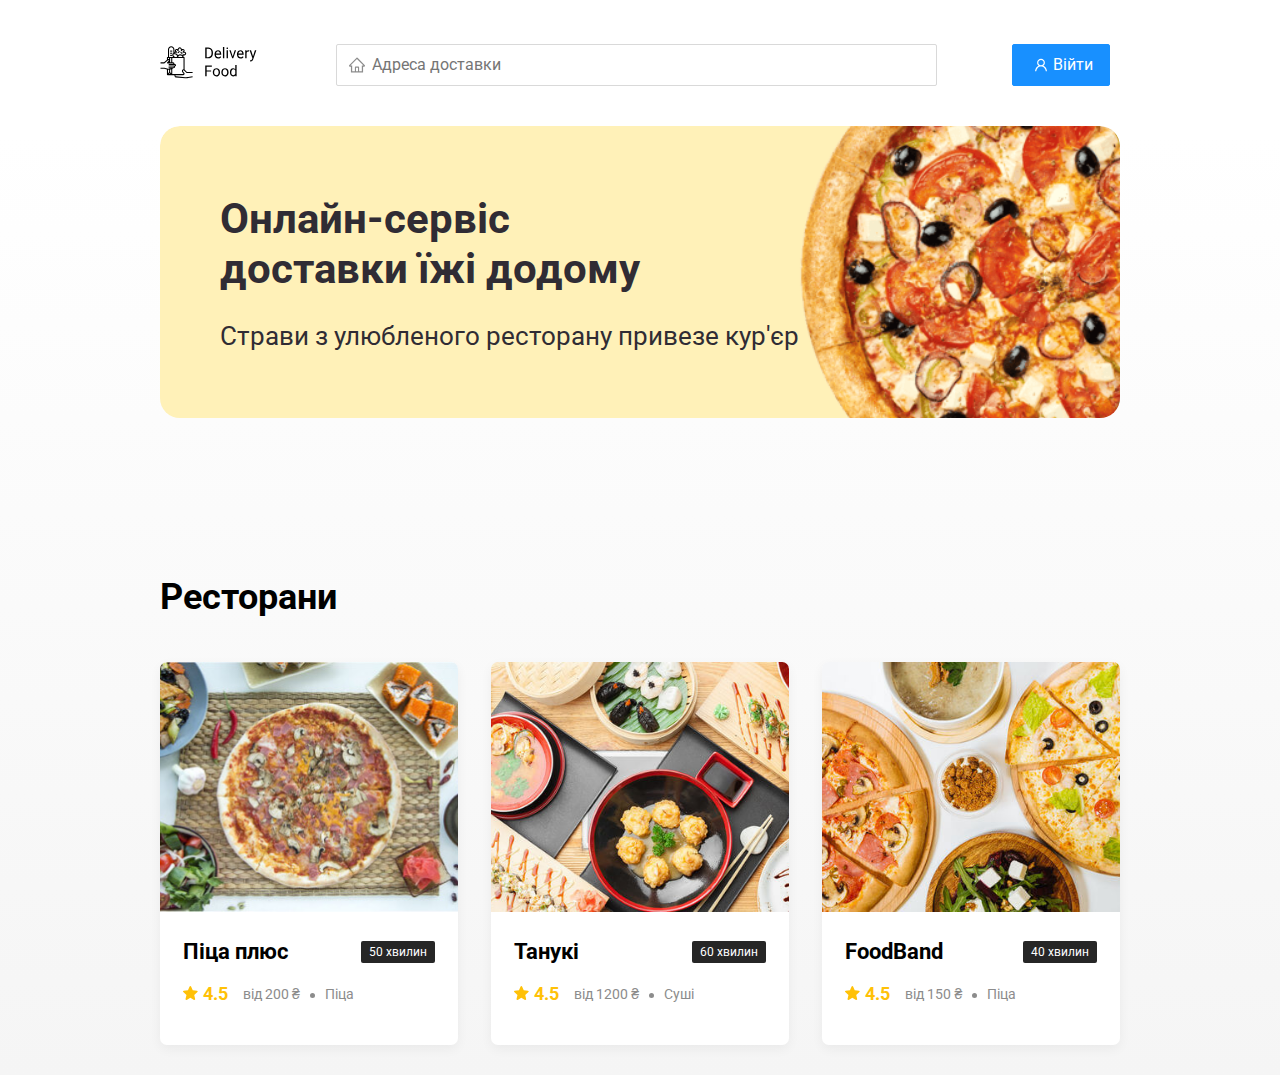
<file: index.html>
<!DOCTYPE html>
<html lang="ru">
<head>
  <meta charset="UTF-8">
  <meta name="viewport" content="width=device-width, initial-scale=1.0">
  <title>Delivery Food</title>

  <link href="https://fonts.googleapis.com/css?family=Roboto:400,700&display=swap&subset=cyrillic" rel="stylesheet">
  <link rel="stylesheet" href="css/normalize.css">
  <link rel="stylesheet" href="css/style.css">
</head>

<body>

  <div class="container">
    <header class="header">
      <a class="logo">
        <img src="img/icon/logo.svg" alt="Logo">
      </a>

      <label class="address">
        <input type="text" class="input input-address" placeholder="Адреса доставки">
      </label>

      <div class="buttons">
        <button class="button button-primary button-auth" type="button">
          <span class="button-auth-svg"></span>
          <span class="button-text">Війти</span>
        </button>

        <button class="button button-cart" id="cart-button">
          <span class="button-cart-svg"></span>
          <span class="button-text">Кошик</span>
        </button>
      </div>
    </header>
  </div>

  <main class="main">
    <div class="container">

		<section class="container-promo">
  <div class="promo-slider">

    <section class="promo pizza promo-slide active">
      <h1 class="promo-title">Онлайн-сервіс <br />доставки їжі додому</h1>
      <p class="promo-text">
        Страви з улюбленого ресторану привезе кур'єр
      </p>
    </section>

    <section class="promo kebab promo-slide">
      <h1 class="promo-title">Шашлики <br> зі знижкою 35%</h1>
      <p class="promo-text">
        Закажіть шашлики у будь-якому ресторані до 24 серпня та отримайте знижку за промокодом VIVAT
      </p>
    </section>

    <section class="promo vegetables promo-slide">
      <h1 class="promo-title">Знижка 20% на всю їжу <br> за промокодом LOVE.JS</h1>
      <p class="promo-text">
        Страву з ресторану привезуть разом із двома подарунковими книгами по фронтенду
      </p>
    </section>

    <section class="promo sushi promo-slide">
      <h1 class="promo-title">Сети зі знижкою до 30% <br> у ресторанах</h1>
      <p class="promo-text">
        Знижки на сети до 1 вересня за промокодом DADADA
      </p>
    </section>

  </div>
</section>


      <section class="restaurants">
        <div class="section-heading">
          <h2 class="section-title">Ресторани</h2>
        </div>

        <div class="cards cards-restaurants"></div>

      </section>

    </div>
  </main>

  <div class="modal-auth">
    <div class="modal-dialog modal-dialog-auth">
      <button class="close-auth">&times;</button>

      <form id="logInForm">
        <fieldset class="modal-body">
          <legend class="modal-title">Авторизація</legend>

          <label class="label-auth">
            <span>Логін</span>
            <input id="login" type="text">
          </label>

          <label class="label-auth">
            <span>Пароль</span>
            <input id="password" type="password">
          </label>
        </fieldset>

        <div class="modal-footer">
          <button class="button button-primary button-login" type="submit">
            Війти
          </button>
        </div>
      </form>
    </div>
  </div>

  <script src="js/main.js"></script>
</body>
</html>
</file>
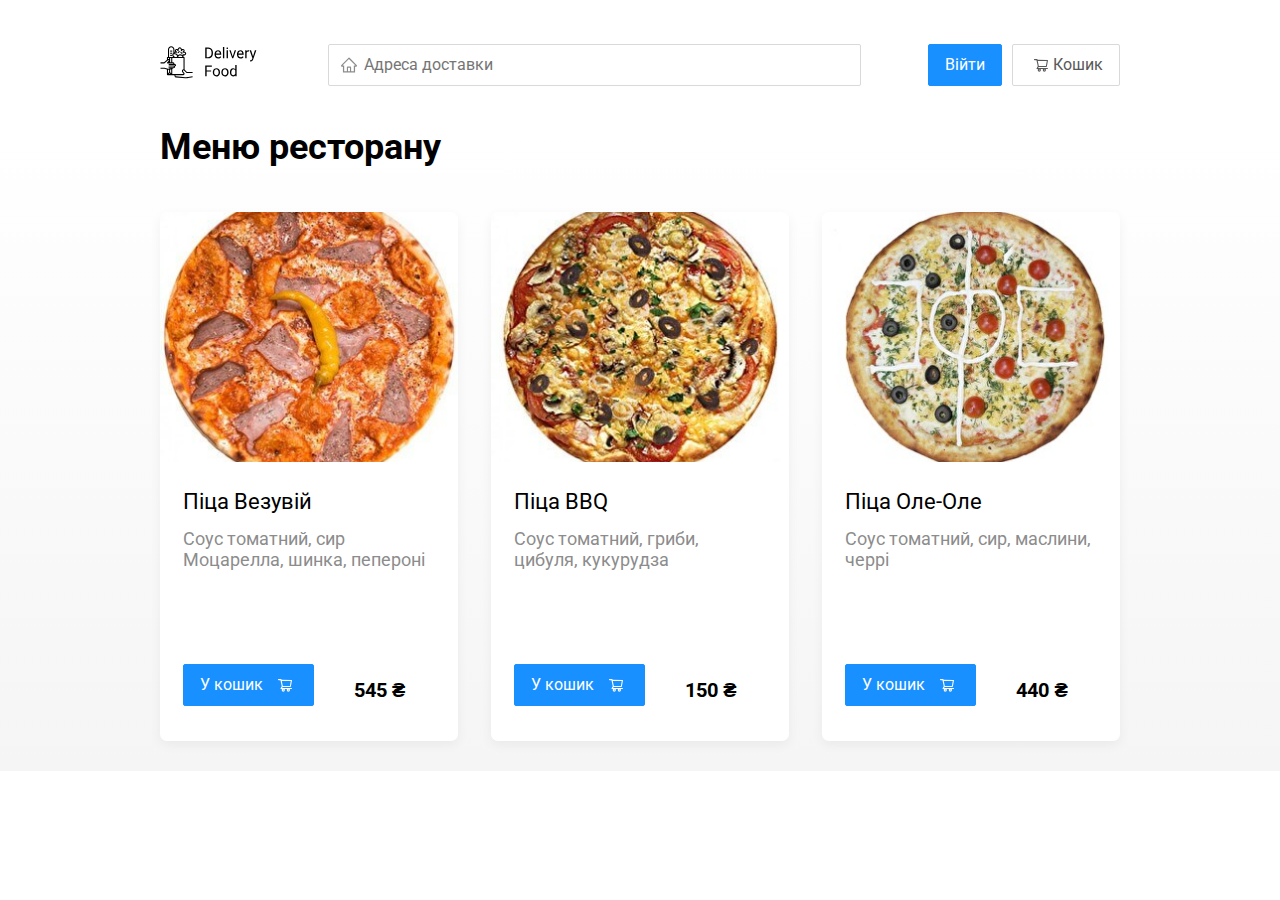
<file: restaurant.html>
<!DOCTYPE html>
<html lang="ru">
<head>
  <meta charset="UTF-8">
  <meta name="viewport" content="width=device-width, initial-scale=1.0">
  <title>Ресторан</title>

  <link href="https://fonts.googleapis.com/css?family=Roboto:400,700&display=swap&subset=cyrillic" rel="stylesheet">
  <link rel="stylesheet" href="css/normalize.css">
  <link rel="stylesheet" href="css/style.css">
</head>

<body>

  <div class="container">
    <header class="header">
      <a href="index.html" class="logo">
        <img src="img/icon/logo.svg" alt="Logo">
      </a>

      <label class="address">
        <input type="text" class="input input-address" placeholder="Адреса доставки">
      </label>

      <div class="buttons">
        <button class="button button-primary button-auth">
          <span class="button-text">Війти</span>
        </button>

        <button class="button" id="cart-button">
          <span class="button-cart-svg"></span>
          <span class="button-text">Кошик</span>
        </button>
      </div>
    </header>
  </div>

  <main class="main">
    <div class="container">

      <section class="menu">
        <div class="section-heading">
          <h2 class="section-title restaurant-title">Меню ресторану</h2>
        </div>

        <div class="cards cards-menu"></div>

      </section>

    </div>
  </main>

  <div class="modal-auth">
    <div class="modal-dialog modal-dialog-auth">
      <button class="close-auth">&times;</button>

      <form id="logInForm">
        <fieldset class="modal-body">
          <legend class="modal-title">Авторизація</legend>

          <label class="label-auth">
            <span>Логін</span>
            <input id="login" type="text">
          </label>

          <label class="label-auth">
            <span>Пароль</span>
            <input id="password" type="password">
          </label>
        </fieldset>

        <div class="modal-footer">
          <button class="button button-primary button-login" type="submit">
            Війти
          </button>
        </div>
      </form>
    </div>
  </div>

  <script src="js/main.js"></script>
</body>
</html>
</file>
<file: css/style.css>
* {
    box-sizing: border-box;
}

body {
    font-family: "Roboto", sans-serif;
    padding-top: 44px;
}

a,
button {
    cursor: pointer;
    color: inherit;
}

.hide {
    display: none;
}

.container {
    max-width: 1200px;
    margin: auto;
}

.header {
    display: flex;
    align-items: center;
    justify-content: space-between;
    margin-bottom: 40px;
}

.input {
    background-color: #ffffff;
    border: 1px solid #d9d9d9;
    border-radius: 2px;
    font-size: 16px;
    line-height: 24px;
    padding: 8px 8px 8px 35px;
    background-repeat: no-repeat;
    background-position: left 11px center;
}

.address {
    flex: 0.8;
}

.input-address {
    width: 100%;
    background-image: url(../img/icon/home.svg);
}

.search {
    margin-left: auto;
}

.input-search {
    width: 300px;
    background-image: url(../img/icon/search.svg);

}

.buttons {
    display: flex;
    align-items: center;
}

.button {
    display: flex;
    align-items: center;
    padding: 8px 16px;
    background: #ffffff;
    border: 1px solid #d9d9d9;
    box-sizing: border-box;
    box-shadow: 0 0 2px rgba(0, 0, 0, 0.0015);
    border-radius: 2px;
    color: #595959;
    font-size: 16px;
    line-height: 24px;
}

.button:hover {
    background: #1890ff;
    border: 1px solid #1890ff;
    color: #fff;
}


.button-primary {
    background: #1890ff;
    border: 1px solid #1890ff;
    color: #fff;
    margin-right: 10px;
}

.button-primary:hover {
    background: #ffffff;
    border: 1px solid #d9d9d9;
    color: #595959;
}

.button-icon {
    margin-right: 6px;
}

.button-card-text {
    margin-right: 10px;
}

.button-auth {
    background-position: 20px 13px;
}

.button-primary .button-auth-svg {
    width: 24px;
    height: 24px;
    background-color: #fff;
    -webkit-mask: url("../img/icon/user.svg") no-repeat 50% 50%;
    mask: url("../img/icon/user.svg") no-repeat 50% 50%;
    background-repeat: no-repeat;
}

.button-primary:hover .button-auth-svg {
    background-color: #595959;
}

.button .button-cart-svg {
    width: 24px;
    height: 24px;
    background-color: #595959;
    -webkit-mask: url("../img/icon/shopping-cart.svg") no-repeat 50% 50%;
    mask: url("../img/icon/shopping-cart.svg") no-repeat 50% 50%;
    background-repeat: no-repeat;
}

.button-primary .button-cart-svg {
    background-color: #fff;
}

.button:hover .button-cart-svg {
    background-color: #fff;
}

.button-primary:hover .button-cart-svg {
    background-color: #595959;
}

.button-cart {
    display: none;
    margin: 0 5px;
}

.button-out {
    display: none;
    margin: 0 5px;
}

.user-name {
    display: none;
    margin-right: 20px;
    font-weight: bold;
    font-size: 18px;
}

.promo-slider {
  position: relative;
  overflow: hidden;
  border-radius: 20px;      
  max-width: 1200px;        
  margin: 0 auto;           
  min-height: 450px;         
}

.promo-slide {
  display: none;
  padding: 40px 60px;        
  box-sizing: border-box;    
  border-radius: 20px;       
}

.promo-slide.active {
  display: block;
}

.pizza {
    background: #fff1b8 url(../img/promo/pizza.png) no-repeat top -100px right -250px / 830px;
}

.kebab {
    background: #D6E4FF url(../img/promo/kebab.png) no-repeat top 45px right 40px / 450px;
}

.vegetables {
    background: #FFF566 url(../img/promo/vegetables.png) no-repeat top 0 right 0 / 825px;
}

.sushi {
    background: #FFF1F0 url(../img/promo/sushi.png) no-repeat top 10px right 15px / 500px;
}

.promo-title {
    font-style: normal;
    font-weight: bold;
    font-size: 42px;           
    line-height: 50px;
    color: #302c34;
    margin-bottom: 15px;       
}

.promo-text {
    font-style: normal;
    font-weight: normal;
    font-size: 26px;           
    line-height: 32px;
    color: #302c34;
    max-width: 600px;          
}


.main {
    background: linear-gradient(180deg, rgba(245, 245, 245, 0) 1.04%, #f5f5f5 100%);
}

.section-heading {
    display: flex;
    align-items: center;
    margin-bottom: 44px;
}

.section-title {
    font-style: normal;
    font-weight: bold;
    font-size: 36px;
    line-height: 42px;
    margin: 0 30px 0 0;
    color: #000000;
}

.cards {
    display: flex;
    align-items: flex-start;
    justify-content: space-between;
    flex-wrap: wrap;
}

.card {
    background: #ffffff;
    box-shadow: 0 4px 12px rgba(0, 0, 0, 0.05);
    border-radius: 7px;
    overflow: hidden;
    margin-bottom: 30px;
    flex-basis: 31%;
    text-decoration: none;

}

.card-restaurant {
    cursor: pointer
}

.card-image {
    width: 100%;
    height: 250px;
    object-fit: cover;
}


.card-text {
    padding: 20px 23px 35px;
    min-height: 275px;
    display: flex;
    flex-direction: column;
}



.restaurants .card-text {
    min-height: auto;
}

.card-heading {
    display: flex;
    align-items: center;
    justify-content: space-between;
    margin-bottom: 10px;
}

.card-title {
    margin: 0;
    font-style: normal;
    font-weight: bold;
    font-size: 22px;
    line-height: 32px;
}

.card-title-reg {
    font-weight: 400;
}

.card-tag {
    font-style: normal;
    font-weight: normal;
    font-size: 12px;
    line-height: 20px;
    color: #ffffff;
    background: #262626;
    border-radius: 2px;
    padding: 1px 8px;
}

.card-info {
    display: flex;
    align-items: center;
    flex-wrap: wrap;
}

.card-buttons {
    display: flex;
    margin-top: 24px;
    flex-grow: 1;
    align-items: flex-end;
}

.card-price-bold {
    font-weight: bold;
    font-size: 20px;
    line-height: 32px;
    margin-left: 30px;
}

.rating {
    background-image: url("../img/icon/rating.svg");
    background-repeat: no-repeat;
    background-position: 0 7px;
    padding-left: 20px;
    margin-right: 26px;
    color: #ffc107;
    font-weight: bold;
    font-size: 18px;
    line-height: 32px;
}

.price,
.category {
    color: #8c8c8c;
    font-size: 18px;
    line-height: 32px;
}

.price {
    margin-right: 10px;
}

.ingredients {
    color: #8c8c8c;
    font-size: 18px;
    line-height: 21px;
}

.category {
    text-overflow: ellipsis;
    overflow: hidden;
    white-space: nowrap;
    max-width: 150px;
}

.price:after {
    content: "";
    width: 5px;
    height: 5px;
    background-color: #8c8c8c;
    display: inline-block;
    vertical-align: middle;
    border-radius: 50%;
    margin-left: 10px;
}

.footer {
    padding: 60px 0;
}

.footer-block {
    display: flex;
    align-items: center;
    justify-content: space-between;
}

.footer-nav {
    margin-left: 35px;
    margin-right: auto;
}

.footer-link {
    display: inline-block;
    color: #595959;
    font-style: normal;
    font-weight: normal;
    font-size: 18px;
    line-height: 21px;
    text-decoration: none;
}

.footer-link:not(:last-child) {
    margin-right: 15px;
}

.social-links {
    display: flex;
    align-items: center;
}

.social-link:not(:last-child) {
    margin-right: 21px;
}

.modal {
    position: fixed;
    left: 0;
    top: 0;
    width: 100%;
    height: 100%;
    background: rgba(0, 0, 0, 0.4);
    display: none;
    z-index: 999;
}

.modal-auth {
    position: fixed;
    left: 0;
    top: 0;
    width: 100%;
    height: 100%;
    background: rgba(0, 0, 0, 0.4);
    display: none;
    z-index: 999;
}

.is-open {
    display: flex;
}

.modal-dialog {
    max-width: 780px;
    width: 95%;
    background: #ffffff;
    border-radius: 5px;
    margin: auto;
    padding: 40px 45px;
}

.modal-dialog-auth {
    width: auto;
    position: relative;
}

.label-auth {
    display: block;
    margin: 30px;
}

.label-auth span {
    width: 80px;
    display: inline-block;
}

.modal-header {
    display: flex;
    align-items: center;
    justify-content: space-between;
    margin-bottom: 45px;
}

.modal-title {
    margin: 0;
    font-weight: bold;
    font-size: 36px;
    line-height: 42px;
}

.close {
    font-size: 36px;
    border: none;
    background-color: transparent;
}

.close-auth {
    font-size: 36px;
    border: none;
    background-color: transparent;
    position: absolute;
    top: 10px;
    right: 20px;
}

.modal-body {
    margin-bottom: 22px;
}

.food-row {
    display: flex;
    align-items: flex-start;
    justify-content: space-between;
    padding-bottom: 8px;
    border-bottom: 1px solid #d9d9d9;
    margin-bottom: 15px;
}

.food-name {
    font-weight: normal;
    font-size: 18px;
    line-height: 32px;
}

.food-price {
    margin-left: auto;
    margin-right: 47px;
    font-weight: bold;
    font-size: 20px;
    line-height: 32px;
}

.food-counter {
    display: flex;
    align-items: center;
}

.counter-button {
    display: flex;
    align-items: center;
    justify-content: center;
    width: 39px;
    height: 32px;
    background: #ffffff;
    border: 1px solid #40a9ff;
    box-sizing: border-box;
    border-radius: 2px;
    font-weight: normal;
    font-size: 14px;
    line-height: 22px;
    color: #40a9ff;
}

.counter-button:hover {
    background: #40a9ff;
    border: 1px solid #ffffff;
    color: #ffffff;
}

.counter {
    font-size: 16px;
    line-height: 24px;
    margin-left: 10px;
    margin-right: 10px;
}

.modal-footer {
    display: flex;
    align-items: center;
    justify-content: space-between;
}

.modal-auth .modal-footer {
    justify-content: flex-end;
}

.footer-buttons {
    display: flex;
    align-items: center;
}

.modal-pricetag {
    background: #262626;
    border-radius: 5px;
    color: #ffffff;
    padding: 15px 20px;
    font-size: 20px;
    line-height: 23px;
}

@media (max-width: 1366px) {
    .container {
        max-width: 960px;
    }

    .pizza {
        background-position: center right -300px;
        background-size: 750px;
    }


    .kebab {
        background-position: top -5px right -93px;
        background-size: 530px;
    }

    .vegetables {
        background-position: top 0 right -93px;
        background-size: 820px;
    }

    .sushi {
        background-position: center right -90px;
    }

    .rating {
        margin-right: 15px;
    }

    .category,
    .price {
        font-size: 14px;
    }
}

@media (max-width: 992px) {
    .container {
        max-width: 750px;
    }



    .pizza {
        padding: 50px;
        background-size: 500px;
        background-position: center right -200px;
    }


    .kebab {
        background-position: top 55px right -100px;
        background-size: 385px;
    }

    .vegetables {
        background-position: top 0 right -280px;
        background-size: 810px;
    }

    .sushi {
        background-position: top 30px right -175px;
    }



    .promo-text {
        font-size: 18px;
        max-width: 400px;
    }

    .card {
        flex-basis: 49%;
    }

    .footer-link {
        font-size: 16px;
    }
}

@media (max-width: 768px) {
    .container {
        max-width: 560px;
    }

    .card-info {
        flex-wrap: wrap;
    }

    .card .rating {
        flex-basis: 100%;
    }

    .card-title {
        font-size: 18px;
    }

    .card-text {
        min-height: 290px;
    }

    .card-price-bold {
        margin-left: 20px;
    }


    .pizza {
        background-size: 400px;
        background-position: bottom 50px right -200px;
    }


    .kebab {
        background-position: top -5px right -74px;
        background-size: 300px;
    }

    .vegetables {
        background-position: top 0 right -240px;
        background-size: 702px;
    }

    .sushi {
        background-position: top -24px right -75px;
        background-size: 302px;
    }

    .promo-title {
        font-size: 24px;
        line-height: 1.4;
    }

    .promo-text {
        margin-top: 0;
    }
}

@media (max-width: 578px) {
    .container {
        width: 90%;
    }

    .address {
        min-width: 100%;
        order: 1;
    }

    .header {
        flex-wrap: wrap;
    }

    .input-address {
        margin-top: 15px;
        order: 5;
        flex: 1;
    }

    .promo {
        background-image: none;
    }

    .promo-title {
        margin-bottom: 10px;
    }

    .section-title {
        font-size: 20px;
    }

    .card {
        flex-basis: 100%;
    }

    .card-text {
        min-height: auto;
    }

    .card-image {
        width: 100%;
    }

    .footer {
        padding: 30px 0;
    }

    .footer-block {
        align-items: flex-start;
    }

    .footer-nav {
        margin-left: 0;
        margin-right: 0;
        order: 0;
        display: flex;
        flex-direction: column;
    }

    .footer-logo {
        margin-right: 15px;
        order: 1;
    }

    .social-links {
        order: 2;
    }
}

@media (max-width: 480px) {
    .button-text {
        display: none;
    }

    .button-icon {
        margin: 0;
    }

    .user-name {
        margin: 10px;

    }

    .buttons {
        flex-wrap: wrap;
        margin-left: auto;
    }

    .button {
        min-height: 40px;
        padding: 5px 12px;

    }

    .button-out-svg {
        width: 24px;
        height: 24px;
        background-color: #fff;
        -webkit-mask: url(../img/icon/logout.svg) no-repeat 50% 50%;
        mask: url(../img/icon/logout.svg) no-repeat 50% 50%;
        background-repeat: no-repeat;
        -webkit-mask-size: 20px;
        mask-size: 20px;
    }

    .promo {
        padding: 20px;
    }

    .section-heading {
        flex-wrap: wrap;
    }

    .footer-block {
        flex-wrap: wrap;
        flex-direction: column;
        align-items: center;
    }

    .footer-logo {
        order: 0;
        margin-bottom: 20px;
    }

    .footer-nav {
        margin-bottom: 20px;
        text-align: center;
    }

    .footer-link:not(:last-child) {
        margin-right: 0;
    }
}
</file>
